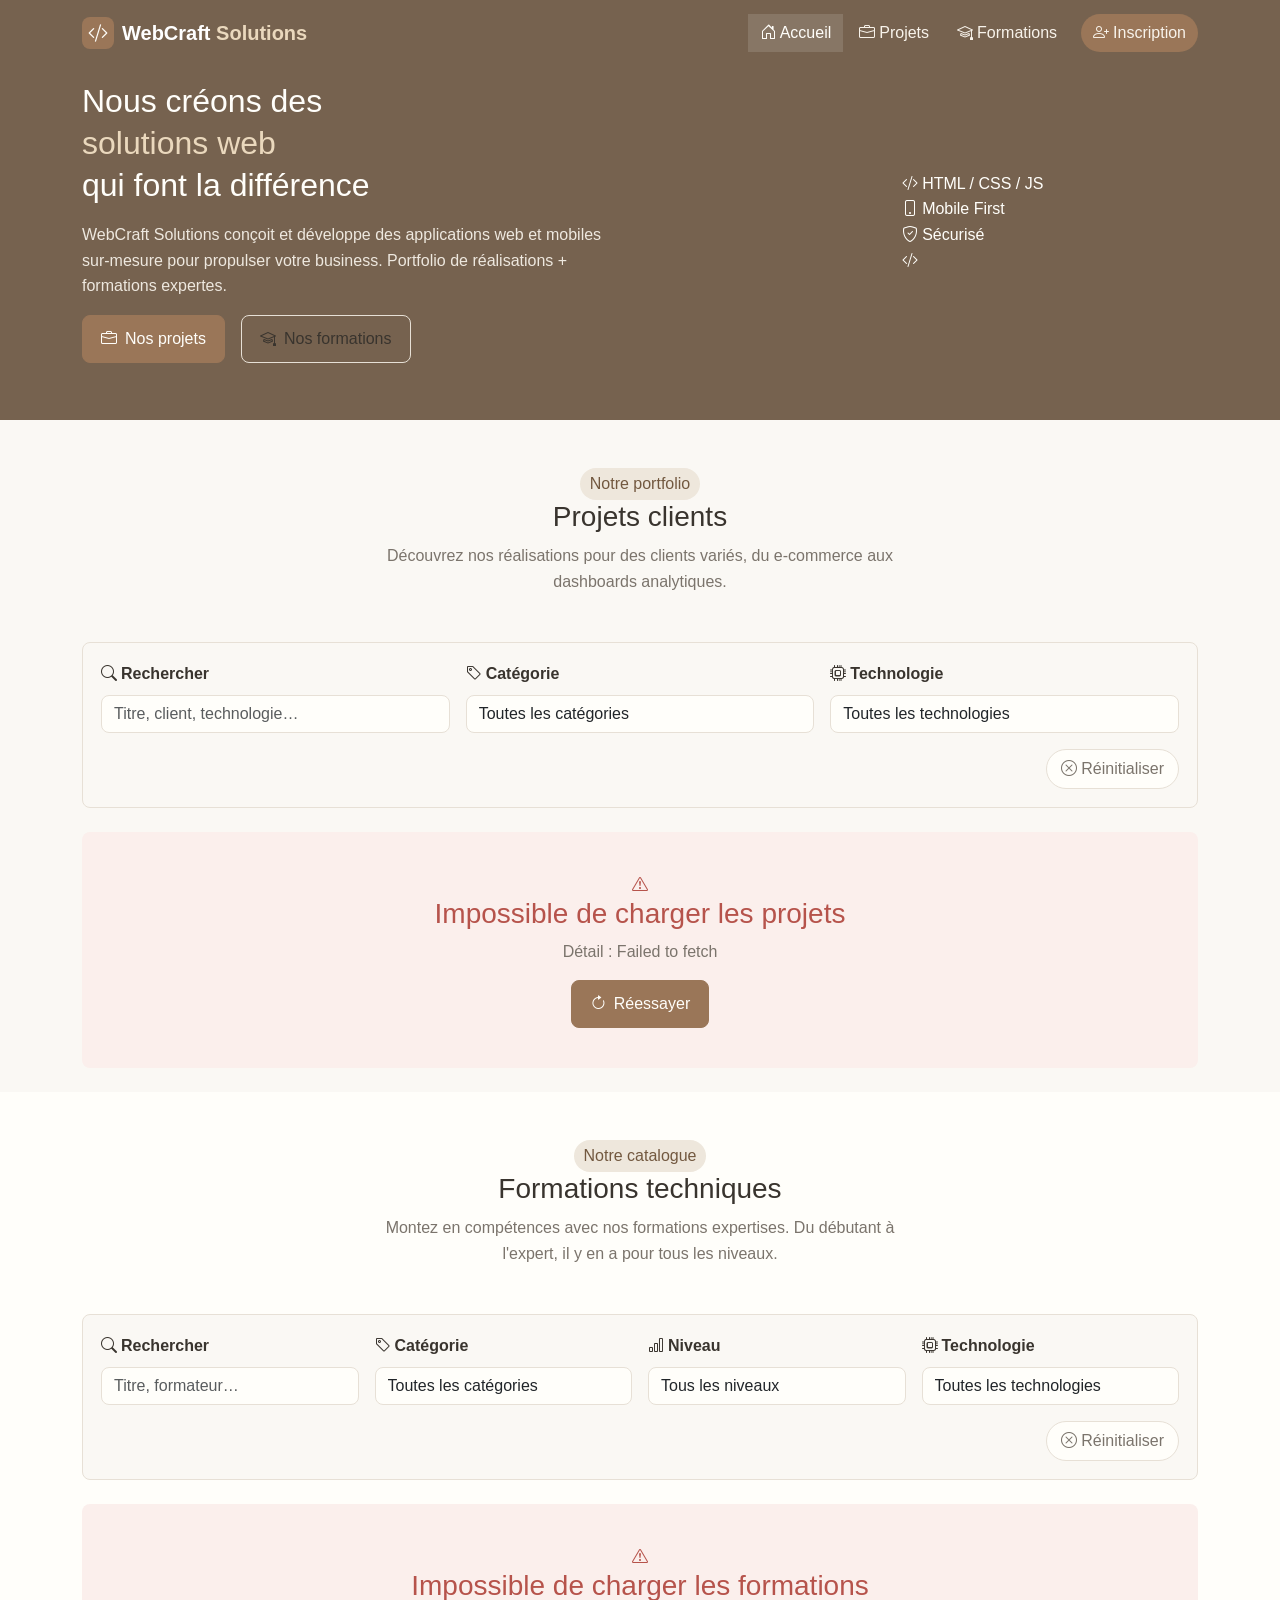
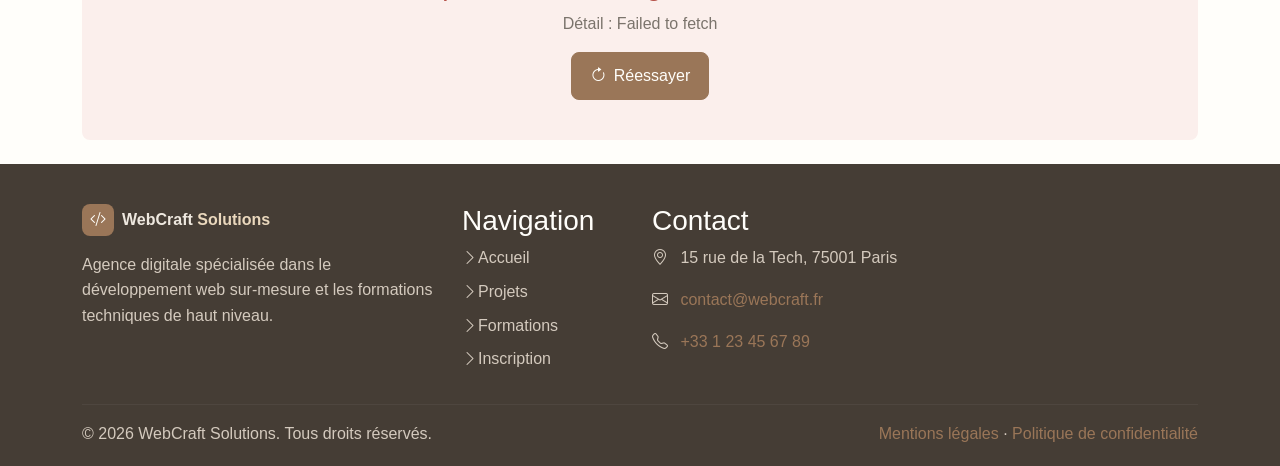
<file: index.html>
<!DOCTYPE html>
<html lang="fr">
<head>
  <meta charset="UTF-8">
  <meta name="viewport" content="width=device-width, initial-scale=1.0">
  <meta name="description" content="WebCraft Solutions - Portfolio de projets clients et catalogue de formations techniques">
  <title>WebCraft Solutions - Accueil</title>

  <link rel="stylesheet" href="https://cdn.jsdelivr.net/npm/bootstrap@5.3.3/dist/css/bootstrap.min.css">
  <link rel="stylesheet" href="https://cdn.jsdelivr.net/npm/bootstrap-icons@1.11.3/font/bootstrap-icons.min.css">
  <link rel="stylesheet" href="css/style.css">
</head>
<body>

  <nav class="navbar navbar-expand-lg navbar-dark fixed-top" id="mainNav" aria-label="Navigation principale">
    <div class="container">
      
      <a class="navbar-brand d-flex align-items-center gap-2" href="index.html">
        <div class="brand-icon">
          <i class="bi bi-code-slash" aria-hidden="true"></i>
        </div>
        <span class="brand-name">WebCraft <span class="brand-accent">Solutions</span></span>
      </a>

      <button class="navbar-toggler" type="button"
        data-bs-toggle="collapse" data-bs-target="#navbarMain"
        aria-controls="navbarMain" aria-expanded="false"
        aria-label="Ouvrir le menu">
        <span class="navbar-toggler-icon"></span>
      </button>

      <div class="collapse navbar-collapse" id="navbarMain">
        <ul class="navbar-nav ms-auto align-items-lg-center gap-lg-1">
          <li class="nav-item">
            <a class="nav-link active" aria-current="page" href="index.html">
              <i class="bi bi-house-door me-1" aria-hidden="true"></i>Accueil
            </a>
          </li>
          <li class="nav-item">
            <a class="nav-link" href="#projets">
              <i class="bi bi-briefcase me-1" aria-hidden="true"></i>Projets
            </a>
          </li>
          <li class="nav-item">
            <a class="nav-link" href="#formations">
              <i class="bi bi-mortarboard me-1" aria-hidden="true"></i>Formations
            </a>
          </li>
          <li class="nav-item ms-lg-2">
            <a class="nav-link custom-btn-nav" href="inscription.html">
              <i class="bi bi-person-plus me-1" aria-hidden="true"></i>Inscription
            </a>
          </li>
        </ul>
      </div>
    </div>
  </nav>

  
  <section class="hero-section d-flex align-items-center" aria-label="Présentation de WebCraft Solutions">
    <div class="hero-bg-animation" aria-hidden="true">
      <span class="floating-shape shape-1"></span>
      <span class="floating-shape shape-2"></span>
      <span class="floating-shape shape-3"></span>
      <span class="floating-shape shape-4"></span>
    </div>
    <div class="container position-relative">
      <div class="row align-items-center">
        <div class="col-lg-7 hero-content">
          <h1 class="hero-title">
            Nous créons des<br>
            <span class="hero-highlight">solutions web</span><br>
            qui font la différence
          </h1>
          <p class="hero-subtitle">
            WebCraft Solutions conçoit et développe des applications web et mobiles sur-mesure
            pour propulser votre business. Portfolio de réalisations + formations expertes.
          </p>
          <div class="hero-cta d-flex flex-wrap gap-3">
            <a href="#projets" class="custom-btn custom-btn-primary">
              <i class="bi bi-briefcase me-2" aria-hidden="true"></i>Nos projets
            </a>
            <a href="#formations" class="custom-btn custom-btn-outline">
              <i class="bi bi-mortarboard me-2" aria-hidden="true"></i>Nos formations
            </a>
          </div>
        </div>

        <div class="col-lg-5 d-none d-lg-flex justify-content-center hero-visual" aria-hidden="true">
          <div class="hero-card-stack">
            <div class="floating-card card-1">
              <i class="bi bi-code-slash"></i>
              <span>HTML / CSS / JS</span>
            </div>
            <div class="floating-card card-2">
              <i class="bi bi-phone"></i>
              <span>Mobile First</span>
            </div>
            <div class="floating-card card-3">
              <i class="bi bi-shield-check"></i>
              <span>Sécurisé</span>
            </div>
            <div class="hero-main-icon">
              <i class="bi bi-code-slash"></i>
            </div>
          </div>
        </div>
      </div>
    </div>
  </section>

  
  <section id="projets" class="section-projects py-5" aria-labelledby="projets-titre">
    <div class="container">
      <div class="section-header text-center mb-5">
        <span class="section-label">Notre portfolio</span>
        <h2 class="section-title" id="projets-titre">Projets clients</h2>
        <p class="section-subtitle">Découvrez nos réalisations pour des clients variés, du e-commerce aux dashboards analytiques.</p>
      </div>

      <div class="filters-container mb-4" role="search" aria-label="Filtres et recherche de projets">
        <div class="row g-3 align-items-end">
          <div class="col-md-4">
            <label for="project-search" class="form-label fw-semibold">
              <i class="bi bi-search me-1" aria-hidden="true"></i>Rechercher
            </label>
            <input type="search" class="form-control filter-input" id="project-search"
              placeholder="Titre, client, technologie…" aria-label="Rechercher un projet">
          </div>
          <div class="col-md-4">
            <label for="project-category" class="form-label fw-semibold">
              <i class="bi bi-tag me-1" aria-hidden="true"></i>Catégorie
            </label>
            <select class="form-select filter-input" id="project-category" aria-label="Filtrer par catégorie">
              <option value="">Toutes les catégories</option>
            </select>
          </div>
          <div class="col-md-4">
            <label for="project-tech" class="form-label fw-semibold">
              <i class="bi bi-cpu me-1" aria-hidden="true"></i>Technologie
            </label>
            <select class="form-select filter-input" id="project-tech" aria-label="Filtrer par technologie">
              <option value="">Toutes les technologies</option>
            </select>
          </div>
        </div>
        <div class="mt-3 d-flex justify-content-between align-items-center">
          <span class="results-count" id="project-count" aria-live="polite" aria-atomic="true"></span>
          <button type="button" class="btn-reset" id="project-reset" aria-label="Réinitialiser les filtres">
            <i class="bi bi-x-circle me-1" aria-hidden="true"></i>Réinitialiser
          </button>
        </div>
      </div>

      <div id="projects-loader" class="loader-container" role="status" aria-label="Chargement des projets">
        <div class="loader-spinner">
          <div class="spinner-ring"></div>
          <div class="spinner-ring"></div>
          <div class="spinner-ring"></div>
        </div>
        <p class="loader-text">Chargement des projets…</p>
      </div>

      <div id="projects-error" class="error-container d-none" role="alert" aria-live="assertive">
        <div class="error-icon"><i class="bi bi-exclamation-triangle" aria-hidden="true"></i></div>
        <h3 class="error-title">Impossible de charger les projets</h3>
        <p class="error-msg" id="projects-error-msg"></p>
        <button class="custom-btn custom-btn-primary" id="projects-retry">
          <i class="bi bi-arrow-clockwise me-2" aria-hidden="true"></i>Réessayer
        </button>
      </div>

      <div class="row g-4" id="projects-grid" aria-live="polite"></div>

      <div id="projects-empty" class="empty-state d-none" role="status">
        <i class="bi bi-search empty-icon" aria-hidden="true"></i>
        <h3>Aucun projet trouvé</h3>
        <p>Essayez d'autres termes de recherche ou réinitialisez les filtres.</p>
      </div>
    </div>
  </section>

  
  <section id="formations" class="section-courses py-5" aria-labelledby="formations-titre">
    <div class="container">
      <div class="section-header text-center mb-5">
        <span class="section-label">Notre catalogue</span>
        <h2 class="section-title" id="formations-titre">Formations techniques</h2>
        <p class="section-subtitle">Montez en compétences avec nos formations expertises. Du débutant à l'expert, il y en a pour tous les niveaux.</p>
      </div>

      <div class="filters-container mb-4" role="search" aria-label="Filtres et recherche de formations">
        <div class="row g-3 align-items-end">
          <div class="col-md-3">
            <label for="course-search" class="form-label fw-semibold">
              <i class="bi bi-search me-1" aria-hidden="true"></i>Rechercher
            </label>
            <input type="search" class="form-control filter-input" id="course-search"
              placeholder="Titre, formateur…" aria-label="Rechercher une formation">
          </div>
          <div class="col-md-3">
            <label for="course-category" class="form-label fw-semibold">
              <i class="bi bi-tag me-1" aria-hidden="true"></i>Catégorie
            </label>
            <select class="form-select filter-input" id="course-category" aria-label="Filtrer par catégorie">
              <option value="">Toutes les catégories</option>
            </select>
          </div>
          <div class="col-md-3">
            <label for="course-level" class="form-label fw-semibold">
              <i class="bi bi-bar-chart me-1" aria-hidden="true"></i>Niveau
            </label>
            <select class="form-select filter-input" id="course-level" aria-label="Filtrer par niveau">
              <option value="">Tous les niveaux</option>
            </select>
          </div>
          <div class="col-md-3">
            <label for="course-tech" class="form-label fw-semibold">
              <i class="bi bi-cpu me-1" aria-hidden="true"></i>Technologie
            </label>
            <select class="form-select filter-input" id="course-tech" aria-label="Filtrer par technologie">
              <option value="">Toutes les technologies</option>
            </select>
          </div>
        </div>
        <div class="mt-3 d-flex justify-content-between align-items-center">
          <span class="results-count" id="course-count" aria-live="polite" aria-atomic="true"></span>
          <button type="button" class="btn-reset" id="course-reset" aria-label="Réinitialiser les filtres formations">
            <i class="bi bi-x-circle me-1" aria-hidden="true"></i>Réinitialiser
          </button>
        </div>
      </div>

      <div id="courses-loader" class="loader-container" role="status" aria-label="Chargement des formations">
        <div class="loader-spinner">
          <div class="spinner-ring"></div>
          <div class="spinner-ring"></div>
          <div class="spinner-ring"></div>
        </div>
        <p class="loader-text">Chargement des formations…</p>
      </div>

      <div id="courses-error" class="error-container d-none" role="alert" aria-live="assertive">
        <div class="error-icon"><i class="bi bi-exclamation-triangle" aria-hidden="true"></i></div>
        <h3 class="error-title">Impossible de charger les formations</h3>
        <p class="error-msg" id="courses-error-msg"></p>
        <button class="custom-btn custom-btn-primary" id="courses-retry">
          <i class="bi bi-arrow-clockwise me-2" aria-hidden="true"></i>Réessayer
        </button>
      </div>

      <div class="row g-4" id="courses-grid" aria-live="polite"></div>

      <div id="courses-empty" class="empty-state d-none" role="status">
        <i class="bi bi-search empty-icon" aria-hidden="true"></i>
        <h3>Aucune formation trouvée</h3>
        <p>Essayez d'autres termes de recherche ou réinitialisez les filtres.</p>
      </div>
    </div>
  </section>

  
  <div class="modal fade" id="projectModal" tabindex="-1"
    aria-labelledby="projectModalLabel" aria-modal="true" role="dialog">
    <div class="modal-dialog modal-lg modal-dialog-centered modal-dialog-scrollable">
      <div class="modal-content custom-modal">
        <div class="modal-header">
          <h2 class="modal-title fs-5" id="projectModalLabel">Détails du projet</h2>
          <button type="button" class="btn-close btn-close-white" data-bs-dismiss="modal"
            aria-label="Fermer la modal"></button>
        </div>
        <div class="modal-body" id="projectModalBody"></div>
        <div class="modal-footer">
          <button type="button" class="custom-btn custom-btn-outline-sm" data-bs-dismiss="modal">
            <i class="bi bi-x-lg me-1" aria-hidden="true"></i>Fermer
          </button>
          <a href="#" id="projectModalUrl" target="_blank" rel="noopener noreferrer"
            class="custom-btn custom-btn-primary">
            <i class="bi bi-box-arrow-up-right me-1" aria-hidden="true"></i>Voir le projet
          </a>
        </div>
      </div>
    </div>
  </div>

  <div class="modal fade" id="courseModal" tabindex="-1"
    aria-labelledby="courseModalLabel" aria-modal="true" role="dialog">
    <div class="modal-dialog modal-lg modal-dialog-centered modal-dialog-scrollable">
      <div class="modal-content custom-modal">
        <div class="modal-header">
          <h2 class="modal-title fs-5" id="courseModalLabel">Détails de la formation</h2>
          <button type="button" class="btn-close btn-close-white" data-bs-dismiss="modal"
            aria-label="Fermer la modal"></button>
        </div>
        <div class="modal-body" id="courseModalBody"></div>
        <div class="modal-footer">
          <button type="button" class="custom-btn custom-btn-outline-sm" data-bs-dismiss="modal">
            <i class="bi bi-x-lg me-1" aria-hidden="true"></i>Fermer
          </button>
          <a href="#" id="courseModalEnroll" class="custom-btn custom-btn-primary">
            <i class="bi bi-person-plus me-1" aria-hidden="true"></i>S'inscrire
          </a>
        </div>
      </div>
    </div>
  </div>

  
  <footer class="site-footer">
    <div class="container">
      <div class="row gy-4">
        <div class="col-lg-4 col-md-6">
          <div class="footer-brand d-flex align-items-center gap-2 mb-3">
            <div class="brand-icon brand-icon-sm">
              <i class="bi bi-code-slash" aria-hidden="true"></i>
            </div>
            <span class="footer-brand-name">WebCraft <span class="brand-accent">Solutions</span></span>
          </div>
          <p class="footer-desc">
            Agence digitale spécialisée dans le développement web sur-mesure et les formations techniques de haut niveau.
          </p>
        </div>

        <div class="col-lg-2 col-md-6 col-sm-6">
          <h3 class="footer-heading">Navigation</h3>
          <ul class="footer-links list-unstyled">
            <li><a href="index.html"><i class="bi bi-chevron-right" aria-hidden="true"></i>Accueil</a></li>
            <li><a href="#projets"><i class="bi bi-chevron-right" aria-hidden="true"></i>Projets</a></li>
            <li><a href="#formations"><i class="bi bi-chevron-right" aria-hidden="true"></i>Formations</a></li>
            <li><a href="inscription.html"><i class="bi bi-chevron-right" aria-hidden="true"></i>Inscription</a></li>
          </ul>
        </div>

        <div class="col-lg-3 col-md-6">
          <h3 class="footer-heading">Contact</h3>
          <address class="footer-contact">
            <p>
              <i class="bi bi-geo-alt me-2" aria-hidden="true"></i>
              15 rue de la Tech, 75001 Paris
            </p>
            <p>
              <i class="bi bi-envelope me-2" aria-hidden="true"></i>
              <a href="mailto:contact@webcraft.fr">contact@webcraft.fr</a>
            </p>
            <p>
              <i class="bi bi-telephone me-2" aria-hidden="true"></i>
              <a href="tel:+33123456789">+33 1 23 45 67 89</a>
            </p>
          </address>
        </div>
      </div>

      <hr class="footer-divider">

      <div class="footer-bottom d-flex flex-wrap justify-content-between align-items-center gap-2">
        <p class="mb-0">&copy; 2026 WebCraft Solutions. Tous droits réservés.</p>
        <p class="mb-0">
          <a href="#">Mentions légales</a> &middot;
          <a href="#">Politique de confidentialité</a>
        </p>
      </div>
    </div>
  </footer>

  <script src="https://cdn.jsdelivr.net/npm/bootstrap@5.3.3/dist/js/bootstrap.bundle.min.js"></script>
  <script src="js/main.js"></script>
</body>
</html>
</file>
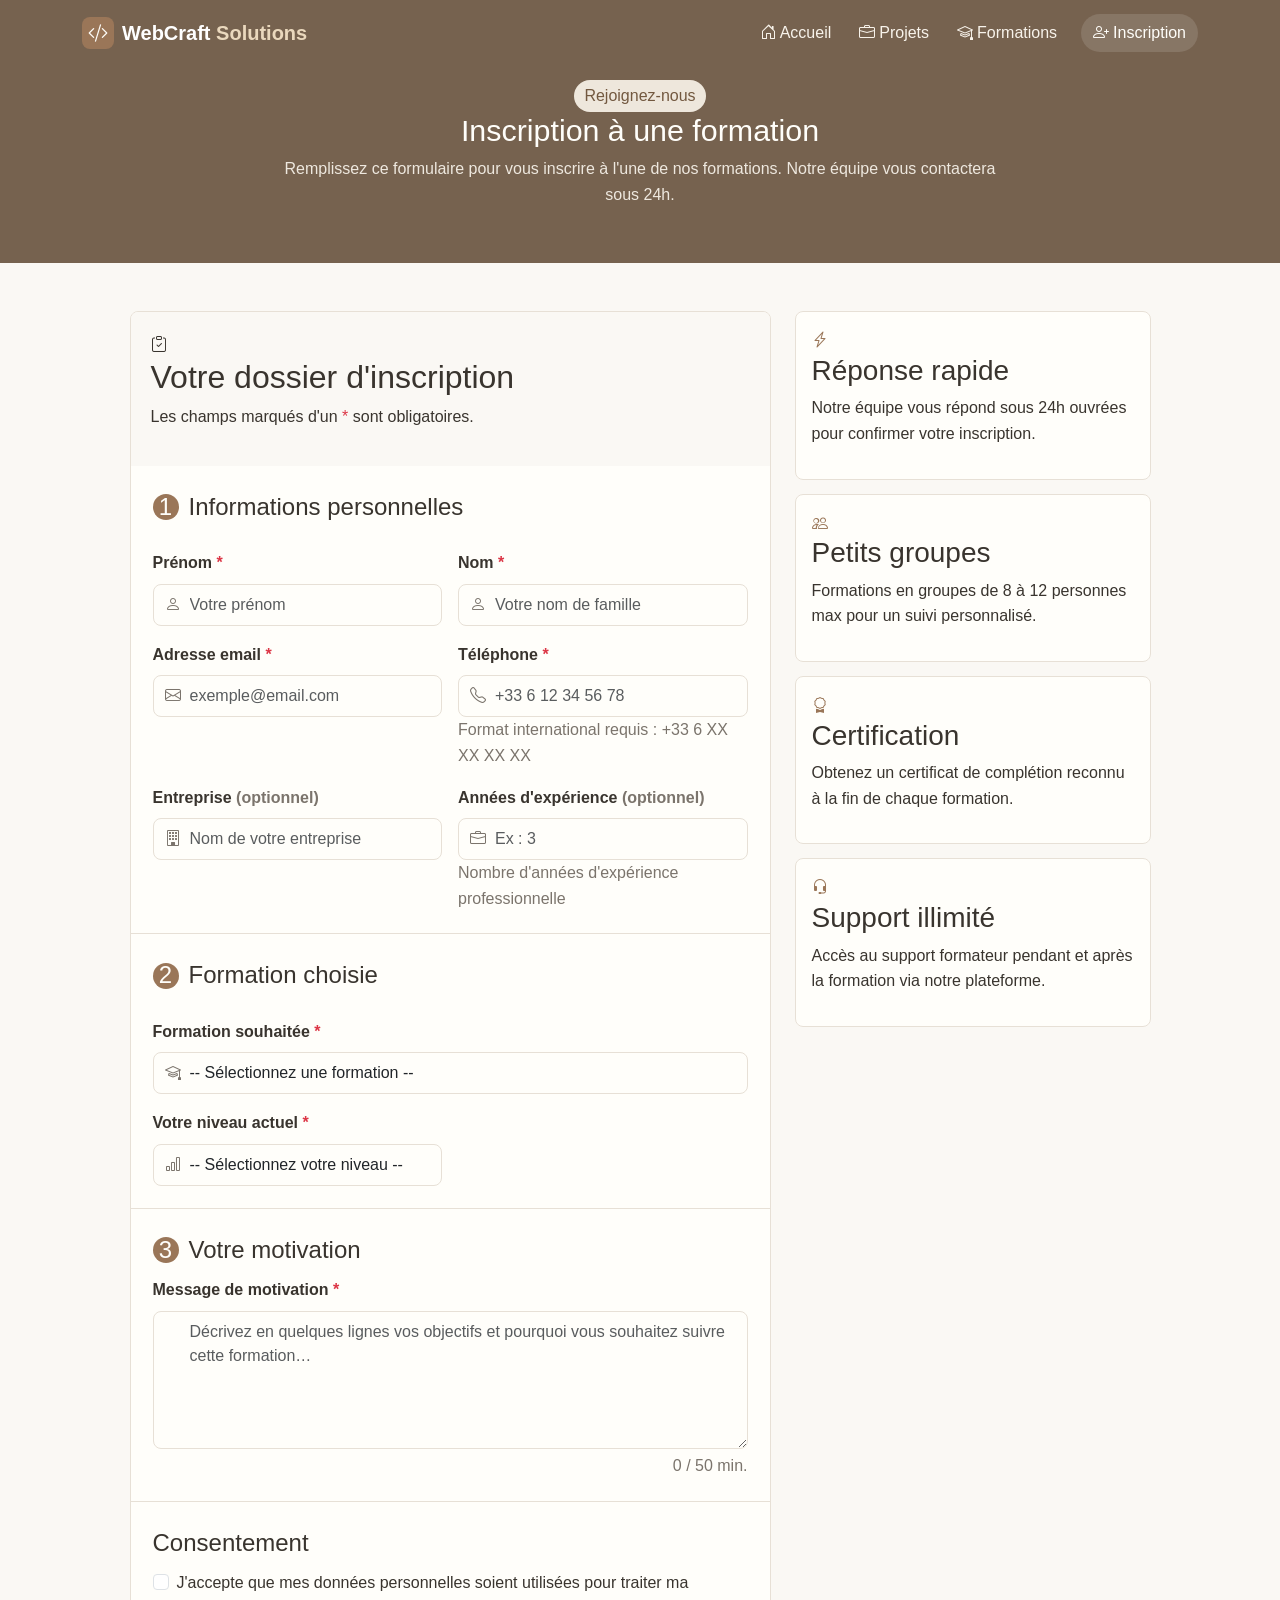
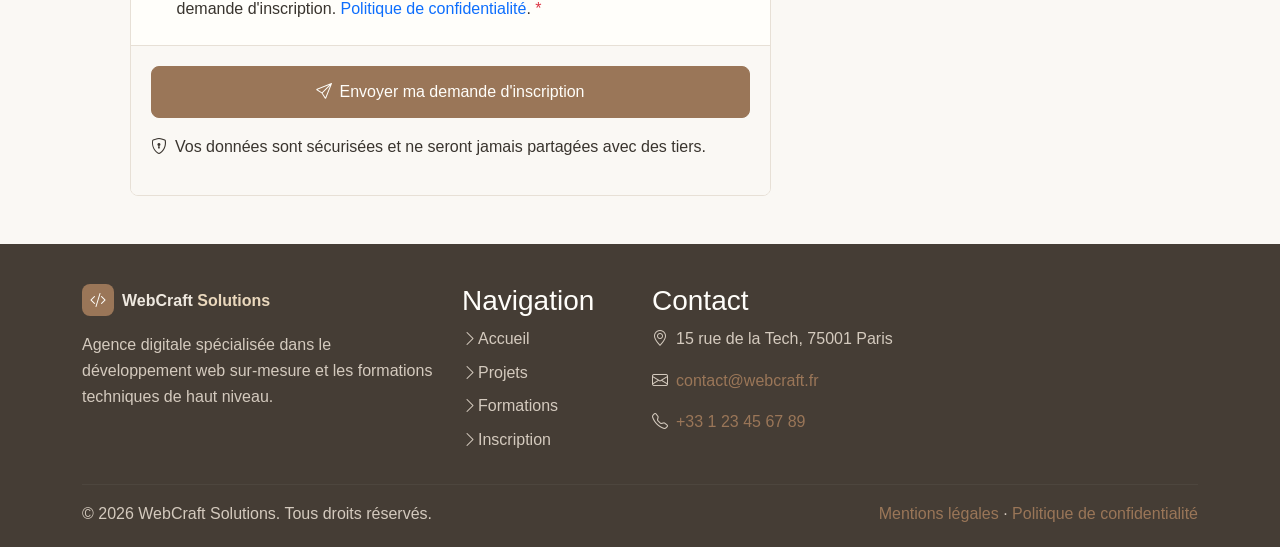
<file: inscription.html>
<!DOCTYPE html>
<html lang="fr">
<head>
  <meta charset="UTF-8">
  <meta name="viewport" content="width=device-width, initial-scale=1.0">
  <meta name="description" content="WebCraft Solutions - Inscription à nos formations techniques">
  <title>WebCraft Solutions - Inscription</title>

  <link rel="stylesheet" href="https://cdn.jsdelivr.net/npm/bootstrap@5.3.3/dist/css/bootstrap.min.css">
  <link rel="stylesheet" href="https://cdn.jsdelivr.net/npm/bootstrap-icons@1.11.3/font/bootstrap-icons.min.css">
  <link rel="stylesheet" href="css/style.css">
</head>
<body class="inscription-page">


  <nav class="navbar navbar-expand-lg navbar-dark fixed-top" id="mainNav" aria-label="Navigation principale">
    <div class="container">
      <a class="navbar-brand d-flex align-items-center gap-2" href="index.html">
        <div class="brand-icon">
          <i class="bi bi-code-slash" aria-hidden="true"></i>
        </div>
        <span class="brand-name">WebCraft <span class="brand-accent">Solutions</span></span>
      </a>

      <button class="navbar-toggler" type="button"
        data-bs-toggle="collapse" data-bs-target="#navbarMain"
        aria-controls="navbarMain" aria-expanded="false"
        aria-label="Ouvrir le menu">
        <span class="navbar-toggler-icon"></span>
      </button>

      <div class="collapse navbar-collapse" id="navbarMain">
        <ul class="navbar-nav ms-auto align-items-lg-center gap-lg-1">
          <li class="nav-item">
            <a class="nav-link" href="index.html">
              <i class="bi bi-house-door me-1" aria-hidden="true"></i>Accueil
            </a>
          </li>
          <li class="nav-item">
            <a class="nav-link" href="index.html#projets">
              <i class="bi bi-briefcase me-1" aria-hidden="true"></i>Projets
            </a>
          </li>
          <li class="nav-item">
            <a class="nav-link" href="index.html#formations">
              <i class="bi bi-mortarboard me-1" aria-hidden="true"></i>Formations
            </a>
          </li>
          <li class="nav-item ms-lg-2">
            <a class="nav-link custom-btn-nav active" href="inscription.html" aria-current="page">
              <i class="bi bi-person-plus me-1" aria-hidden="true"></i>Inscription
            </a>
          </li>
        </ul>
      </div>
    </div>
  </nav>

  
  <header class="inscription-header">
    <div class="container">
      <div class="row justify-content-center">
        <div class="col-lg-8 text-center">
          <span class="section-label">Rejoignez-nous</span>
          <h1 class="inscription-title">Inscription à une formation</h1>
          <p class="inscription-subtitle">
            Remplissez ce formulaire pour vous inscrire à l'une de nos formations. Notre équipe vous contactera sous 24h.
          </p>
        </div>
      </div>
    </div>
  </header>

 
  <main class="inscription-main py-5" id="main-content">
    <div class="container">
      <div class="row justify-content-center">
        <div class="col-lg-8 col-xl-7">

          <div id="success-message" class="success-banner d-none" role="alert" aria-live="polite">
            <div class="success-icon">
              <i class="bi bi-check-circle-fill" aria-hidden="true"></i>
            </div>
            <div class="success-text">
              <h2>Inscription envoyée !</h2>
              <p>Merci <strong id="success-name"></strong> ! Votre demande d'inscription a bien été reçue. Notre équipe vous contactera à l'adresse <strong id="success-email"></strong> dans les 24 heures.</p>
            </div>
            <button type="button" class="custom-btn custom-btn-primary mt-3" id="success-new">
              <i class="bi bi-plus-circle me-2" aria-hidden="true"></i>Nouvelle inscription
            </button>
          </div>

          <div id="form-container" class="form-card">
            <div class="form-card-header">
              <i class="bi bi-clipboard-check form-card-icon" aria-hidden="true"></i>
              <h2 class="form-card-title">Votre dossier d'inscription</h2>
              <p class="form-card-subtitle">Les champs marqués d'un <span class="text-danger" aria-hidden="true">*</span> sont obligatoires.</p>
            </div>

            <form id="inscription-form" novalidate aria-label="Formulaire d'inscription">

              
              <fieldset class="form-section">
                <legend class="form-section-title">
                  <span class="section-number">1</span>
                  Informations personnelles
                </legend>

                <div class="row g-3">
                  <div class="col-md-6">
                    <label for="prenom" class="form-label">
                      Prénom <span class="text-danger" aria-hidden="true">*</span>
                    </label>
                    <div class="input-group-custom">
                      <i class="bi bi-person input-icon" aria-hidden="true"></i>
                      <input type="text" class="form-control custom-input" id="prenom"
                        name="prenom" autocomplete="given-name"
                        placeholder="Votre prénom"
                        aria-describedby="prenom-error"
                        minlength="2" required>
                    </div>
                    <div class="field-error" id="prenom-error" role="alert" aria-live="polite"></div>
                  </div>

                  <div class="col-md-6">
                    <label for="nom" class="form-label">
                      Nom <span class="text-danger" aria-hidden="true">*</span>
                    </label>
                    <div class="input-group-custom">
                      <i class="bi bi-person input-icon" aria-hidden="true"></i>
                      <input type="text" class="form-control custom-input" id="nom"
                        name="nom" autocomplete="family-name"
                        placeholder="Votre nom de famille"
                        aria-describedby="nom-error"
                        minlength="2" required>
                    </div>
                    <div class="field-error" id="nom-error" role="alert" aria-live="polite"></div>
                  </div>

                  <div class="col-md-6">
                    <label for="email" class="form-label">
                      Adresse email <span class="text-danger" aria-hidden="true">*</span>
                    </label>
                    <div class="input-group-custom">
                      <i class="bi bi-envelope input-icon" aria-hidden="true"></i>
                      <input type="email" class="form-control custom-input" id="email"
                        name="email" autocomplete="email"
                        placeholder="exemple@email.com"
                        aria-describedby="email-error"
                        required>
                    </div>
                    <div class="field-error" id="email-error" role="alert" aria-live="polite"></div>
                  </div>

                  <div class="col-md-6">
                    <label for="telephone" class="form-label">
                      Téléphone <span class="text-danger" aria-hidden="true">*</span>
                    </label>
                    <div class="input-group-custom">
                      <i class="bi bi-telephone input-icon" aria-hidden="true"></i>
                      <input type="tel" class="form-control custom-input" id="telephone"
                        name="telephone" autocomplete="tel"
                        placeholder="+33 6 12 34 56 78"
                        aria-describedby="telephone-error telephone-hint"
                        required>
                    </div>
                    <div class="field-hint" id="telephone-hint">Format international requis : +33 6 XX XX XX XX</div>
                    <div class="field-error" id="telephone-error" role="alert" aria-live="polite"></div>
                  </div>

                  <div class="col-md-6">
                    <label for="entreprise" class="form-label">
                      Entreprise <span class="field-optional">(optionnel)</span>
                    </label>
                    <div class="input-group-custom">
                      <i class="bi bi-building input-icon" aria-hidden="true"></i>
                      <input type="text" class="form-control custom-input" id="entreprise"
                        name="entreprise" autocomplete="organization"
                        placeholder="Nom de votre entreprise">
                    </div>
                  </div>

                  <div class="col-md-6">
                    <label for="experience" class="form-label">
                      Années d'expérience <span class="field-optional">(optionnel)</span>
                    </label>
                    <div class="input-group-custom">
                      <i class="bi bi-briefcase input-icon" aria-hidden="true"></i>
                      <input type="number" class="form-control custom-input" id="experience"
                        name="experience" min="0" max="50"
                        placeholder="Ex : 3"
                        aria-describedby="experience-hint">
                    </div>
                    <div class="field-hint" id="experience-hint">Nombre d'années d'expérience professionnelle</div>
                  </div>
                </div>
              </fieldset>

              <!-- SECTION 2 -->
              <fieldset class="form-section">
                <legend class="form-section-title">
                  <span class="section-number">2</span>
                  Formation choisie
                </legend>

                <div class="row g-3">
                  <div class="col-12">
                    <label for="formation" class="form-label">
                      Formation souhaitée <span class="text-danger" aria-hidden="true">*</span>
                    </label>
                    <div class="input-group-custom">
                      <i class="bi bi-mortarboard input-icon" aria-hidden="true"></i>
                      <select class="form-select custom-input" id="formation"
                        name="formation"
                        aria-describedby="formation-error"
                        required>
                        <option value="">-- Sélectionnez une formation --</option>
                      </select>
                    </div>
                    <div class="field-error" id="formation-error" role="alert" aria-live="polite"></div>
                    
                    <div id="formation-loader" class="field-loader d-none">
                      <span class="spinner-border spinner-border-sm text-primary me-2" role="status" aria-hidden="true"></span>
                      Chargement des formations…
                    </div>
                  </div>

                  <div class="col-md-6">
                    <label for="niveau" class="form-label">
                      Votre niveau actuel <span class="text-danger" aria-hidden="true">*</span>
                    </label>
                    <div class="input-group-custom">
                      <i class="bi bi-bar-chart input-icon" aria-hidden="true"></i>
                      <select class="form-select custom-input" id="niveau"
                        name="niveau"
                        aria-describedby="niveau-error"
                        required>
                        <option value="">-- Sélectionnez votre niveau --</option>
                        <option value="Débutant">Débutant</option>
                        <option value="Intermédiaire">Intermédiaire</option>
                        <option value="Avancé">Avancé</option>
                      </select>
                    </div>
                    <div class="field-error" id="niveau-error" role="alert" aria-live="polite"></div>
                  </div>
                </div>
              </fieldset>

              <!-- SECTION 3 -->
              <fieldset class="form-section">
                <legend class="form-section-title">
                  <span class="section-number">3</span>
                  Votre motivation
                </legend>

                <div class="col-12">
                  <label for="motivation" class="form-label">
                    Message de motivation <span class="text-danger" aria-hidden="true">*</span>
                  </label>
                  <textarea class="form-control custom-input custom-textarea" id="motivation"
                    name="motivation" rows="5"
                    placeholder="Décrivez en quelques lignes vos objectifs et pourquoi vous souhaitez suivre cette formation…"
                    aria-describedby="motivation-error motivation-count"
                    minlength="50" required></textarea>
                  <div class="d-flex justify-content-between align-items-start mt-1">
                    <div class="field-error flex-grow-1" id="motivation-error" role="alert" aria-live="polite"></div>
                    <span class="char-counter" id="motivation-count" aria-live="polite">
                      <span id="motivation-chars">0</span> / 50 min.
                    </span>
                  </div>
                </div>
              </fieldset>

              <!-- CONSENTEMENT -->
              <fieldset class="form-section">
                <legend class="form-section-title sr-only">Consentement</legend>
                <div class="form-check custom-check">
                  <input class="form-check-input" type="checkbox" id="rgpd"
                    name="rgpd" aria-describedby="rgpd-error" required>
                  <label class="form-check-label" for="rgpd">
                    J'accepte que mes données personnelles soient utilisées pour traiter ma demande d'inscription.
                    <a href="#" class="text-primary">Politique de confidentialité</a>.
                    <span class="text-danger" aria-hidden="true">*</span>
                  </label>
                  <div class="field-error" id="rgpd-error" role="alert" aria-live="polite"></div>
                </div>
              </fieldset>

              <!-- SOUMISSION -->
              <div class="form-submit-area">
                <button type="submit" class="custom-btn custom-btn-primary custom-btn-lg w-100" id="submit-btn">
                  <i class="bi bi-send me-2" aria-hidden="true"></i>
                  <span id="submit-text">Envoyer ma demande d'inscription</span>
                  <span id="submit-loader" class="spinner-border spinner-border-sm ms-2 d-none" role="status" aria-hidden="true"></span>
                </button>
                <p class="form-notice mt-3">
                  <i class="bi bi-shield-lock me-1" aria-hidden="true"></i>
                  Vos données sont sécurisées et ne seront jamais partagées avec des tiers.
                </p>
              </div>
            </form>
          </div>

        </div>

        <!-- SIDEBAR -->
        <div class="col-lg-4 col-xl-4 d-none d-lg-block">
          <div class="info-sidebar">
            <div class="info-card">
              <div class="info-card-icon">
                <i class="bi bi-lightning-charge" aria-hidden="true"></i>
              </div>
              <h3>Réponse rapide</h3>
              <p>Notre équipe vous répond sous 24h ouvrées pour confirmer votre inscription.</p>
            </div>
            <div class="info-card">
              <div class="info-card-icon">
                <i class="bi bi-people" aria-hidden="true"></i>
              </div>
              <h3>Petits groupes</h3>
              <p>Formations en groupes de 8 à 12 personnes max pour un suivi personnalisé.</p>
            </div>
            <div class="info-card">
              <div class="info-card-icon">
                <i class="bi bi-award" aria-hidden="true"></i>
              </div>
              <h3>Certification</h3>
              <p>Obtenez un certificat de complétion reconnu à la fin de chaque formation.</p>
            </div>
            <div class="info-card">
              <div class="info-card-icon">
                <i class="bi bi-headset" aria-hidden="true"></i>
              </div>
              <h3>Support illimité</h3>
              <p>Accès au support formateur pendant et après la formation via notre plateforme.</p>
            </div>
          </div>
        </div>

      </div>
    </div>
  </main>

  <!-- FOOTER -->
  <footer class="site-footer">
    <div class="container">
      <div class="row gy-4">
        <div class="col-lg-4 col-md-6">
          <div class="footer-brand d-flex align-items-center gap-2 mb-3">
            <div class="brand-icon brand-icon-sm">
              <i class="bi bi-code-slash" aria-hidden="true"></i>
            </div>
            <span class="footer-brand-name">WebCraft <span class="brand-accent">Solutions</span></span>
          </div>
          <p class="footer-desc">
            Agence digitale spécialisée dans le développement web sur-mesure et les formations techniques de haut niveau.
          </p>
        </div>
        <div class="col-lg-2 col-md-6 col-sm-6">
          <h3 class="footer-heading">Navigation</h3>
          <ul class="footer-links list-unstyled">
            <li><a href="index.html"><i class="bi bi-chevron-right" aria-hidden="true"></i>Accueil</a></li>
            <li><a href="index.html#projets"><i class="bi bi-chevron-right" aria-hidden="true"></i>Projets</a></li>
            <li><a href="index.html#formations"><i class="bi bi-chevron-right" aria-hidden="true"></i>Formations</a></li>
            <li><a href="inscription.html"><i class="bi bi-chevron-right" aria-hidden="true"></i>Inscription</a></li>
          </ul>
        </div>
        
        <div class="col-lg-3 col-md-6">
          <h3 class="footer-heading">Contact</h3>
          <address class="footer-contact">
            <p><i class="bi bi-geo-alt me-2" aria-hidden="true"></i>15 rue de la Tech, 75001 Paris</p>
            <p><i class="bi bi-envelope me-2" aria-hidden="true"></i><a href="mailto:contact@webcraft.fr">contact@webcraft.fr</a></p>
            <p><i class="bi bi-telephone me-2" aria-hidden="true"></i><a href="tel:+33123456789">+33 1 23 45 67 89</a></p>
          </address>
        </div>
      </div>
      <hr class="footer-divider">
      <div class="footer-bottom d-flex flex-wrap justify-content-between align-items-center gap-2">
        <p class="mb-0">&copy; 2026 WebCraft Solutions. Tous droits réservés.</p>
        <p class="mb-0">
          <a href="#">Mentions légales</a> &middot;
          <a href="#">Politique de confidentialité</a>
        </p>
      </div>
    </div>
  </footer>

  <script src="https://cdn.jsdelivr.net/npm/bootstrap@5.3.3/dist/js/bootstrap.bundle.min.js"></script>
  <script src="js/main.js"></script>
</body>
</html>
</file>
<file: css/style.css>
:root {
  --fond: #faf8f4;
  --blanc: #fffefa;
  --beige: #eee7dc;
  --accent: #9a7658;
  --texte: #39342e;
  --gris: #7b746c;
  --bordure: #e7e0d6;
  --vert: #54745b;
  --rouge: #b6534b;
  --rayon: 8px;
}

* { box-sizing: border-box; }
html { scroll-behavior: smooth; }
body {
  margin: 0;
  color: var(--texte);
  background: var(--blanc);
  font: 16px/1.6 "Segoe UI", Arial, sans-serif;
}
img { 
    display: block; 
    max-width: 100%; 
}
a { 
    color: var(--accent); 
    text-decoration: none; 
}
a:hover { 
    text-decoration: underline; 
}
:focus-visible { 
    outline: 2px solid var(--accent); 
    outline-offset: 2px; 
}

#mainNav, .hero-section, .inscription-header, .custom-modal .modal-header {
  color: var(--blanc);
  background: #76624f;
}
#mainNav { padding: 12px 0; }
.brand-icon, .section-number, .instructor-avatar {
  display: inline-flex;
  align-items: center;
  justify-content: center;
  color: var(--blanc);
  background: var(--accent);
}
.brand-icon { 
    width: 32px; 
    height: 32px; 
    border-radius: var(--rayon); 
}
.brand-name, .footer-brand-name { 
    color: inherit; 
    font-weight: 700; }
.brand-accent, .hero-highlight { 
    color: #ead8bd; 
}
#mainNav .nav-link { 
    color: #f8f3eb; 
    padding: 6px 12px; 
}
#mainNav .nav-link:hover, #mainNav .nav-link.active {
  color: var(--blanc);
  background: #ffffff20;
}
.custom-btn-nav { 
    padding: 6px 16px; 
    border-radius: 20px; 
    color: var(--blanc); 
    background: var(--accent); 
}

.hero-section { 
    min-height: auto; 
    padding: 72px 0 40px; 
}
.hero-bg-animation, .hero-visual { display: none; }
.hero-title { 
    margin-bottom: 16px; 
    font-size: 1.6rem; 
    line-height: 1.3; }
.hero-subtitle { 
    max-width: 540px; 
    color: #eee8df; }
.hero-badge { 
    display: inline-block; 
    padding: 4px 12px; 
    border-radius: 20px; 
    background: #ffffff20; 
}

.custom-btn {
  display: inline-flex;
  align-items: center;
  justify-content: center;
  padding: 10px 18px;
  border: 1px solid var(--accent);
  border-radius: var(--rayon);
  color: var(--blanc);
  background: var(--accent);
  cursor: pointer;
}
.custom-btn:hover { 
    filter: brightness(.92); 
    text-decoration: none; 
}
.custom-btn-outline { 
    color: var(--texte); 
    background: transparent; 
    border-color: var(--bordure); 
}
.custom-btn-outline-sm { 
    color: var(--texte); 
    background: var(--blanc); 
    border-color: var(--bordure); 
}
.custom-btn-success { 
    background: var(--vert); 
    border-color: var(--vert); 
}
.custom-btn-lg { padding: 12px 24px; }
.btn-reset { 
    padding: 6px 14px; 
    border: 1px solid var(--bordure); 
    border-radius: 20px; 
    background: var(--blanc); 
    color: var(--gris); 
    cursor: pointer; 
}

.section-label, .tech-badge {
  display: inline-block;
  padding: 3px 10px;
  border-radius: 20px;
  color: #72583f;
  background: var(--beige);
}
.section-title { 
    margin-bottom: 10px; 
    font-size: 1.4rem; 
}
.section-subtitle { 
    max-width: 560px; 
    margin: auto; 
    color: var(--gris); 
}
.section-header { 
    margin-bottom: 32px; 
}
.filters-container, .info-card, .form-card, .project-card, .course-card {
  border: 1px solid var(--bordure);
  border-radius: var(--rayon);
  background: var(--blanc);
}
.filters-container { 
    margin-bottom: 24px; 
    padding: 14px; 
    background: var(--fond); 
}
.filter-input, .custom-input {
  border: 1px solid var(--bordure);
  border-radius: var(--rayon);
  background: var(--blanc);
}
.filter-input:focus, .custom-input:focus { 
    border-color: var(--accent); 
    outline: none; 
}
.results-count, .field-hint, .field-optional { color: var(--gris); }

.loader-container { 
    display: flex; 
    flex-direction: column; 
    align-items: center; 
    gap: 16px; 
    padding: 48px 20px; 
}
.loader-spinner { 
    width: 36px; 
    height: 36px; 
    border: 4px solid var(--beige); 
    border-top-color: var(--accent); 
    border-radius: 50%; 
    animation: tourner .8s linear infinite; 
}
.loader-spinner .spinner-ring { display: none; }
.loader-text { color: var(--gris); }

@keyframes tourner { to { transform: rotate(360deg); } }

.error-container, .empty-state { 
    padding: 40px 16px; 
    text-align: center; }
.error-container { 
    border-radius: var(--rayon); 
    background: #fbefec; 
}
.error-icon, .error-title { color: var(--rouge); }
.error-msg, .empty-state { color: var(--gris); }

.section-projects, .inscription-page { background: var(--fond); }
.section-projects, .section-courses { padding: 40px 0; }
.project-card, .course-card { 
    height: 100%; 
    overflow: hidden; 
    transition: box-shadow .2s; 
}
.project-card:hover, .course-card:hover { 
    box-shadow: 0 4px 14px #39342e14; 
}
.project-card-img-wrapper, .course-card-img-wrapper { 
    position: relative; 
    height: 170px; 
    overflow: hidden; 
}
.project-card-img, .course-card-img { 
    width: 100%; 
    height: 100%; 
    object-fit: cover; 
}
.project-card-body, .course-card-body { 
    display: flex; 
    flex: 1; 
    flex-direction: column; 
    padding: 16px; 
}
.project-card-client, .course-card-category, .project-card-duration { 
    color: var(--gris); 
    font-size: .82rem; 
}
.project-card-title, .course-card-title { 
    margin-bottom: 8px; 
    font-size: 1rem; 
}
.project-card-desc {
  display: -webkit-box;
  -webkit-box-orient: vertical;
  -webkit-line-clamp: 3;
  line-clamp: 3;
  overflow: hidden;
  color: var(--gris);
  font-size: .88rem;
}
.project-card-badge, .project-card-year, .level-badge, .availability-badge {
  position: absolute;
  top: 10px;
  padding: 3px 10px;
  border-radius: 20px;
  font-size: .75rem;
}
.project-card-badge, .level-badge { left: 10px; }
.project-card-year, .availability-badge { right: 10px; }
.project-card-badge { 
    color: var(--blanc); 
    background: #39342ecc; 
}
.project-card-year { 
    color: var(--blanc); 
    background: var(--accent); 
}
.level-debutant { background: #e5eee2; }
.level-intermediaire { background: #f5edcf; }
.level-avance { background: #f5e2df; }
.available-yes { 
    color: var(--blanc); 
    background: var(--vert); 
}
.available-no { 
    color: var(--blanc); 
    background: var(--gris); 
}
.course-rating, .course-card-meta, .course-card-actions { 
    display: flex; 
    align-items: center; 
    gap: 8px; 
}
.course-card-meta { 
    flex-wrap: wrap; 
    color: var(--gris); 
    font-size: .82rem; 
}
.stars { color: #b58a3a; }
.rating-students { color: var(--gris); }
.course-price { 
    color: var(--accent); 
    font-size: 1.25rem; 
    font-weight: 700; 
}
.course-card-actions { margin-top: auto; }
.course-card-actions { flex-direction: column; }
.course-card-actions .custom-btn { 
    flex: 1; 
    width: 100%;
    padding: 8px; 
}
.project-card-btn { 
    width: 100%; 
    padding: 8px; 
    border: 1px solid var(--bordure); 
    border-radius: var(--rayon); 
    background: var(--fond); 
    cursor: pointer; 
}

.custom-modal { 
    overflow: hidden; 
    border: 0; 
    border-radius: 10px; 
}
.custom-modal .modal-header { padding: 16px 20px; }
.custom-modal .modal-body { padding: 0; }
.custom-modal .modal-footer { 
    gap: 8px; 
    background: var(--fond); 
}
.modal-project-img, .modal-course-img { 
    width: 100%; 
    height: 200px; 
    object-fit: cover; 
}
.modal-body-content { padding: 20px; }
.modal-project-meta, .modal-course-meta { 
    display: flex; 
    flex-wrap: wrap; 
    gap: 8px 20px; 
}
.modal-meta-item, .modal-description { color: var(--gris); }

.site-footer { 
    padding: 40px 0 0; 
    color: #eee8df; 
    background: #453d35; 
}
.footer-desc, .footer-links a, .footer-contact p, .footer-bottom { color: #d4cabe; }
.footer-heading { color: var(--blanc); }
.footer-links li { margin-bottom: 8px; }
.footer-contact { font-style: normal; }
.footer-divider { border-color: #ffffff30; }
.footer-bottom { padding-bottom: 20px; }

.inscription-header { 
    padding: 72px 0 32px; 
    text-align: center; 
}
.inscription-title { 
    color: var(--blanc); 
    font-size: 1.55rem; 
}
.inscription-subtitle { color: #eee8df; }
.inscription-main { padding: 40px 0; }
.form-card { overflow: hidden; }
.form-card-header, .form-submit-area { 
    padding: 16px; 
    background: var(--fond); 
}
.form-section { 
    padding: 16px 14px; 
    border: 0; 
    border-bottom: 1px solid var(--bordure); 
}
.form-section-title { 
    display: flex; 
    align-items: center; 
    gap: 10px; 
}
.section-number { 
    width: 26px; 
    height: 26px; 
    border-radius: 50%; 
}
.form-label { font-weight: 600; }
.input-group-custom { position: relative; }
.input-icon { 
    position: absolute; 
    top: 50%; 
    left: 12px; 
    transform: translateY(-50%); 
    color: var(--gris); 
}
.custom-input { 
    width: 100%; 
    padding: 8px 12px 8px 36px; }
.custom-textarea { 
    min-height: 120px; 
    resize: vertical; }
.field-error { color: var(--rouge); }
.char-counter { color: var(--gris); }
.custom-check .form-check-input:checked { 
    background-color: var(--accent); 
    border-color: var(--accent); 
}
.success-banner { 
    padding: 20px 16px; 
    border: 1px solid #cbdac8; 
    border-radius: 10px; 
    background: #f0f5ee; 
    text-align: center; 
}
.success-icon { color: var(--vert); }
.info-sidebar { 
    position: sticky; 
    top: 80px; 
    display: grid; 
    gap: 14px; 
}
.info-card { padding: 16px; }
.info-card-icon { color: var(--accent); }

@media (min-width: 320px) and (max-width: 767px) {
    .filters-container > .mt-3 {
        flex-wrap: wrap;
        align-items: flex-start;
        gap: 8px;
    }
    .results-count {
        flex: 1 1 100%;
    }
    .btn-reset {
        margin-left: auto;
    }
}

@media (min-width: 768px) {
    .hero-section {
        min-height: 420px;
        padding: 80px 0 56px;
    }
    .hero-title {
        font-size: 2rem;
    }
    .section-title {
        font-size: 1.75rem;
    }
    .section-projects, .section-courses {
        padding: 56px 0;
    }
    .filters-container {
        padding: 18px;
    }
    .project-card-img-wrapper, .course-card-img-wrapper {
        height: 190px;
    }
    .course-card-actions {
        flex-direction: row;
    }
    .course-card-actions .custom-btn {
        width: auto;
    }
    .inscription-header {
        padding: 80px 0 40px;
    }
    .inscription-title {
        font-size: 1.9rem;
    }
    .form-card-header, .form-submit-area {
        padding: 20px;
    }
    .form-section {
        padding: 22px;
    }
    .success-banner {
        padding: 28px;
    }
}
</file>
